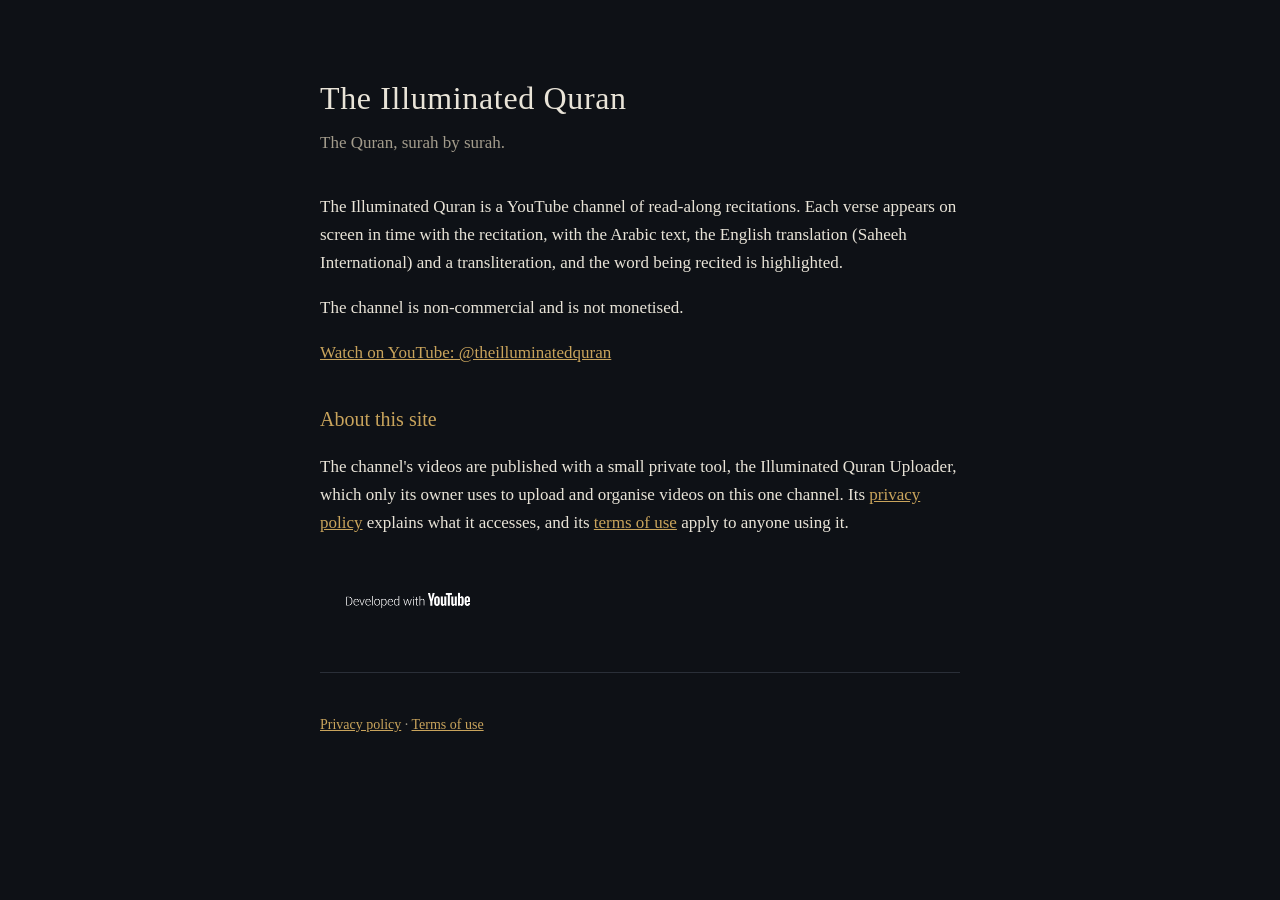
<file: index.html>
<!doctype html>
<html lang="en"><head><meta charset="utf-8"><meta name="viewport" content="width=device-width,initial-scale=1">
<title>The Illuminated Quran</title><link rel="stylesheet" href="style.css"></head>
<body><main>
<h1>The Illuminated Quran</h1>
<p class="sub">The Quran, surah by surah.</p>
<p>The Illuminated Quran is a YouTube channel of read-along recitations. Each verse appears on screen in time with the recitation, with the Arabic text, the English translation (Saheeh International) and a transliteration, and the word being recited is highlighted.</p>
<p>The channel is non-commercial and is not monetised.</p>
<p><a href="https://www.youtube.com/@theilluminatedquran">Watch on YouTube: @theilluminatedquran</a></p>
<h2>About this site</h2>
<p>The channel's videos are published with a small private tool, the Illuminated Quran Uploader, which only its owner uses to upload and organise videos on this one channel. Its <a href="privacy.html">privacy policy</a> explains what it accesses, and its <a href="terms.html">terms of use</a> apply to anyone using it.</p>
<p class="yt"><a href="https://www.youtube.com/@theilluminatedquran"><img src="developed-with-youtube.png" alt="Developed with YouTube" width="175" height="63"></a></p>
<hr><footer><a href="privacy.html">Privacy policy</a> · <a href="terms.html">Terms of use</a></footer>
</main></body></html>
</file>
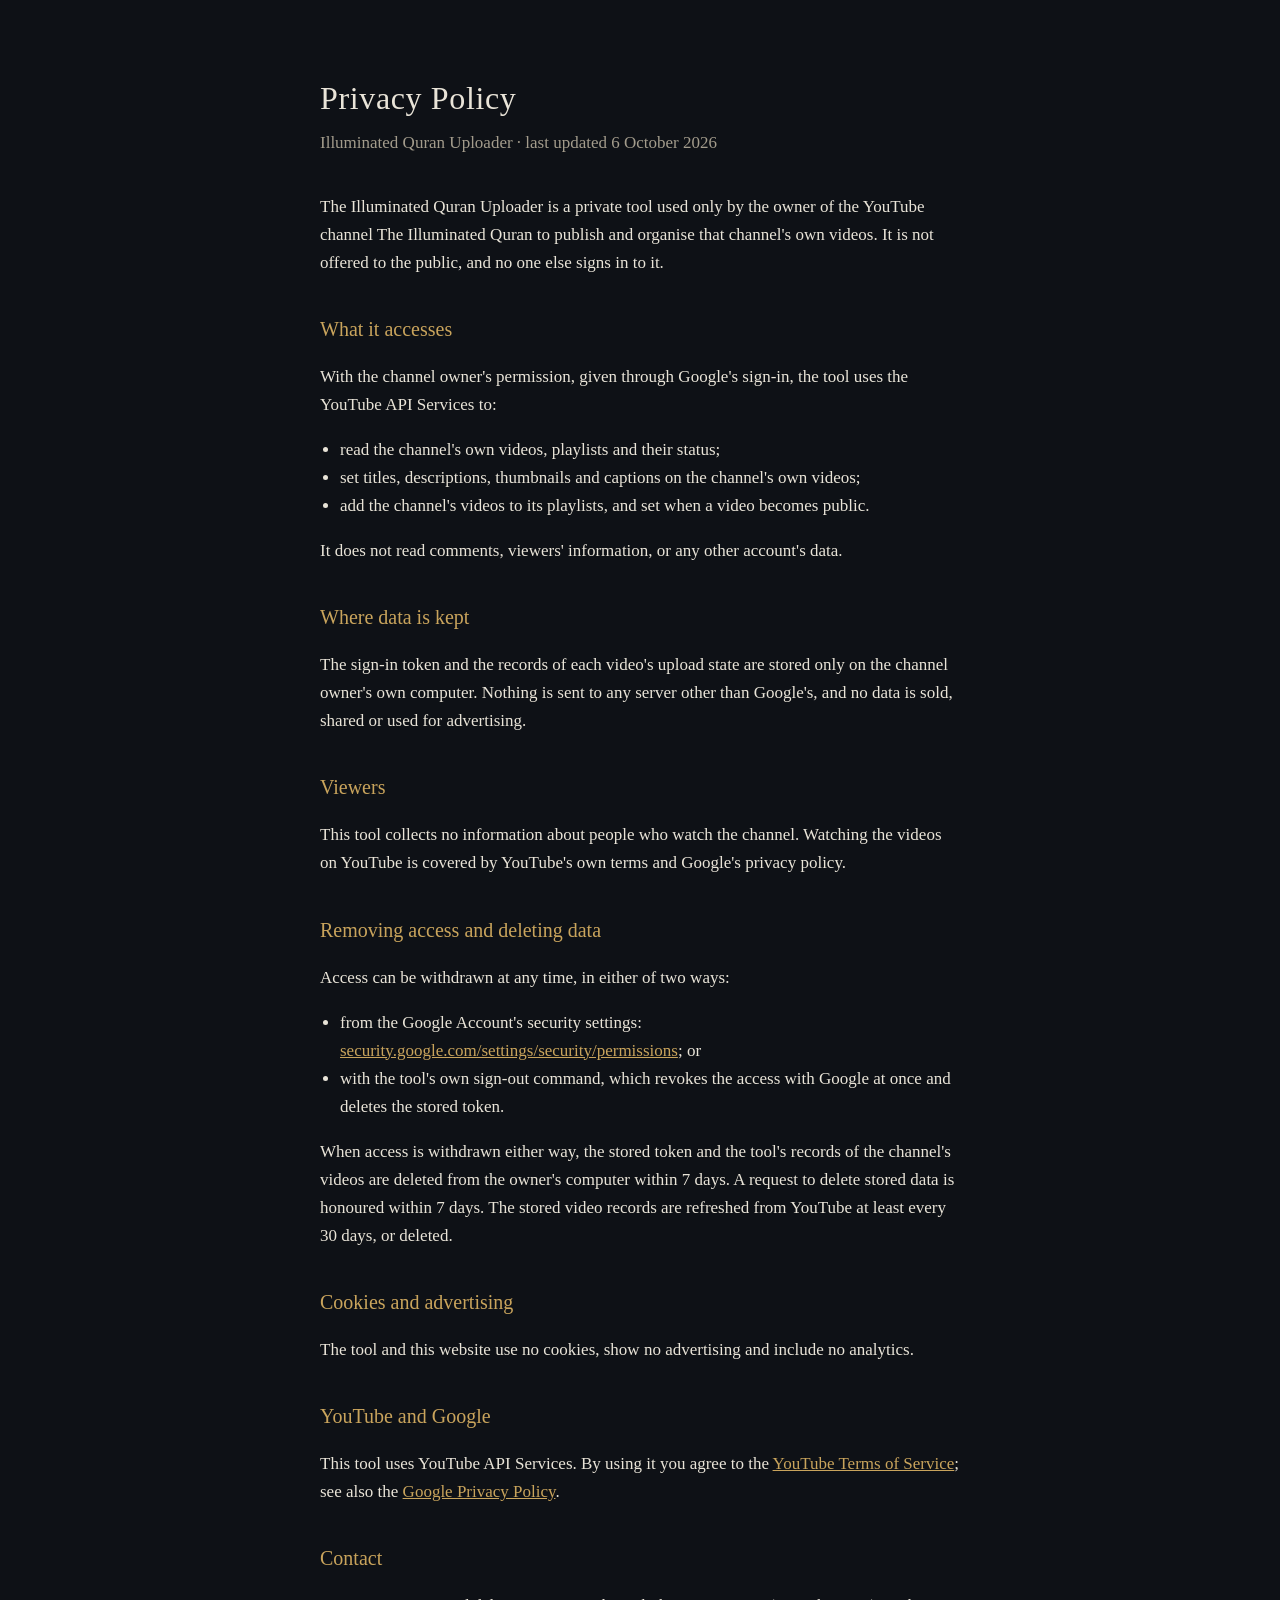
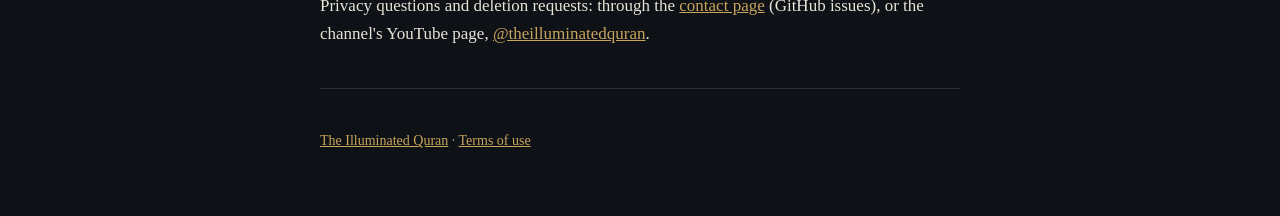
<file: privacy.html>
<!doctype html>
<html lang="en"><head><meta charset="utf-8"><meta name="viewport" content="width=device-width,initial-scale=1">
<title>Privacy Policy · The Illuminated Quran</title><link rel="stylesheet" href="style.css"></head>
<body><main>
<h1>Privacy Policy</h1>
<p class="sub">Illuminated Quran Uploader · last updated 6 October 2026</p>
<p>The Illuminated Quran Uploader is a private tool used only by the owner of the YouTube channel The Illuminated Quran to publish and organise that channel's own videos. It is not offered to the public, and no one else signs in to it.</p>
<h2>What it accesses</h2>
<p>With the channel owner's permission, given through Google's sign-in, the tool uses the YouTube API Services to:</p>
<ul>
<li>read the channel's own videos, playlists and their status;</li>
<li>set titles, descriptions, thumbnails and captions on the channel's own videos;</li>
<li>add the channel's videos to its playlists, and set when a video becomes public.</li>
</ul>
<p>It does not read comments, viewers' information, or any other account's data.</p>
<h2>Where data is kept</h2>
<p>The sign-in token and the records of each video's upload state are stored only on the channel owner's own computer. Nothing is sent to any server other than Google's, and no data is sold, shared or used for advertising.</p>
<h2>Viewers</h2>
<p>This tool collects no information about people who watch the channel. Watching the videos on YouTube is covered by YouTube's own terms and Google's privacy policy.</p>
<h2>Removing access and deleting data</h2>
<p>Access can be withdrawn at any time, in either of two ways:</p>
<ul>
<li>from the Google Account's security settings: <a href="https://security.google.com/settings/security/permissions">security.google.com/settings/security/permissions</a>; or</li>
<li>with the tool's own sign-out command, which revokes the access with Google at once and deletes the stored token.</li>
</ul>
<p>When access is withdrawn either way, the stored token and the tool's records of the channel's videos are deleted from the owner's computer within 7 days. A request to delete stored data is honoured within 7 days. The stored video records are refreshed from YouTube at least every 30 days, or deleted.</p>
<h2>Cookies and advertising</h2>
<p>The tool and this website use no cookies, show no advertising and include no analytics.</p>
<h2>YouTube and Google</h2>
<p>This tool uses YouTube API Services. By using it you agree to the <a href="https://www.youtube.com/t/terms">YouTube Terms of Service</a>; see also the <a href="https://policies.google.com/privacy">Google Privacy Policy</a>.</p>
<h2>Contact</h2>
<p>Privacy questions and deletion requests: through the <a href="https://github.com/silkroad-coder/illuminated-quran/issues">contact page</a> (GitHub issues), or the channel's YouTube page, <a href="https://www.youtube.com/@theilluminatedquran">@theilluminatedquran</a>.</p>
<hr><footer><a href="index.html">The Illuminated Quran</a> · <a href="terms.html">Terms of use</a></footer>
</main></body></html>
</file>
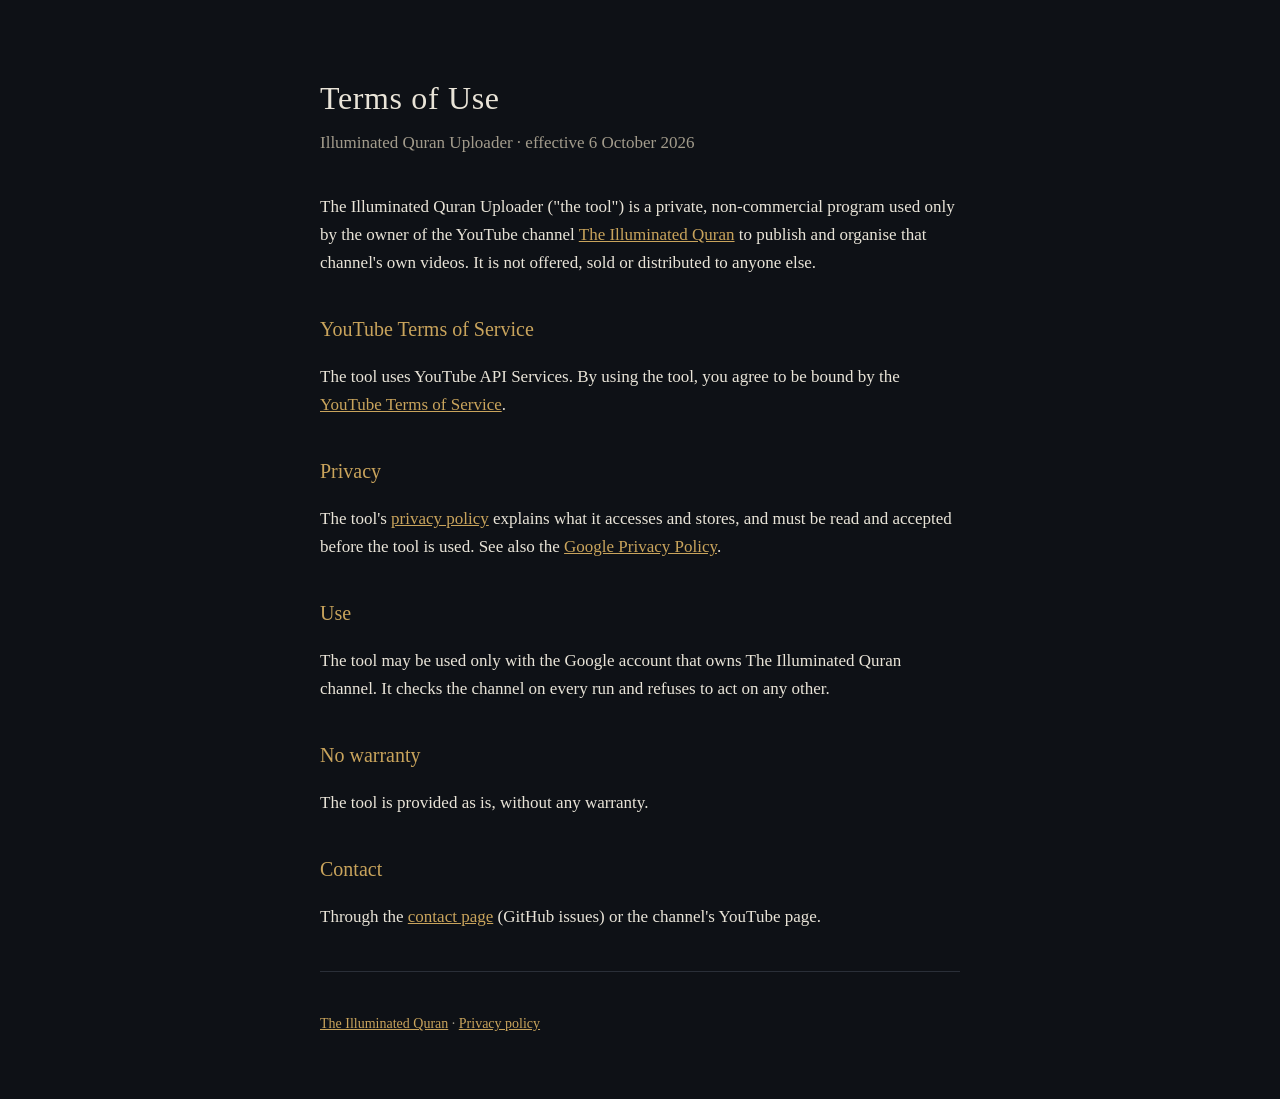
<file: terms.html>
<!doctype html>
<html lang="en"><head><meta charset="utf-8"><meta name="viewport" content="width=device-width,initial-scale=1">
<title>Terms of Use · The Illuminated Quran</title><link rel="stylesheet" href="style.css"></head>
<body><main>
<h1>Terms of Use</h1>
<p class="sub">Illuminated Quran Uploader · effective 6 October 2026</p>
<p>The Illuminated Quran Uploader ("the tool") is a private, non-commercial program used only by the owner of the YouTube channel <a href="https://www.youtube.com/@theilluminatedquran">The Illuminated Quran</a> to publish and organise that channel's own videos. It is not offered, sold or distributed to anyone else.</p>
<h2>YouTube Terms of Service</h2>
<p>The tool uses YouTube API Services. By using the tool, you agree to be bound by the <a href="https://www.youtube.com/t/terms">YouTube Terms of Service</a>.</p>
<h2>Privacy</h2>
<p>The tool's <a href="privacy.html">privacy policy</a> explains what it accesses and stores, and must be read and accepted before the tool is used. See also the <a href="https://policies.google.com/privacy">Google Privacy Policy</a>.</p>
<h2>Use</h2>
<p>The tool may be used only with the Google account that owns The Illuminated Quran channel. It checks the channel on every run and refuses to act on any other.</p>
<h2>No warranty</h2>
<p>The tool is provided as is, without any warranty.</p>
<h2>Contact</h2>
<p>Through the <a href="https://github.com/silkroad-coder/illuminated-quran/issues">contact page</a> (GitHub issues) or the channel's YouTube page.</p>
<hr><footer><a href="index.html">The Illuminated Quran</a> · <a href="privacy.html">Privacy policy</a></footer>
</main></body></html>
</file>
<file: style.css>
:root{--bg:#0e1116;--fg:#e9e4d8;--muted:#a39c8c;--gold:#c9a45c;--rule:#2a2f38}
*{box-sizing:border-box}
body{margin:0;background:var(--bg);color:var(--fg);font:17px/1.65 Georgia,"Times New Roman",serif;padding:0 20px}
main{max-width:640px;margin:0 auto;padding:72px 0 64px}
.ar{font-size:30px;color:var(--gold);margin:0 0 6px;direction:rtl;text-align:left}
h1{font-weight:normal;font-size:32px;letter-spacing:.02em;margin:0 0 4px;text-wrap:balance}
h2{font-weight:normal;font-size:20px;color:var(--gold);margin:36px 0 8px}
.sub{color:var(--muted);margin:0 0 36px}
hr{border:0;border-top:1px solid var(--rule);margin:40px 0}
a{color:var(--gold)}
footer{color:var(--muted);font-size:14px}
ul{padding-left:20px}
.yt{margin:32px 0 0}.yt img{display:block;max-width:100%;height:auto}
</file>
